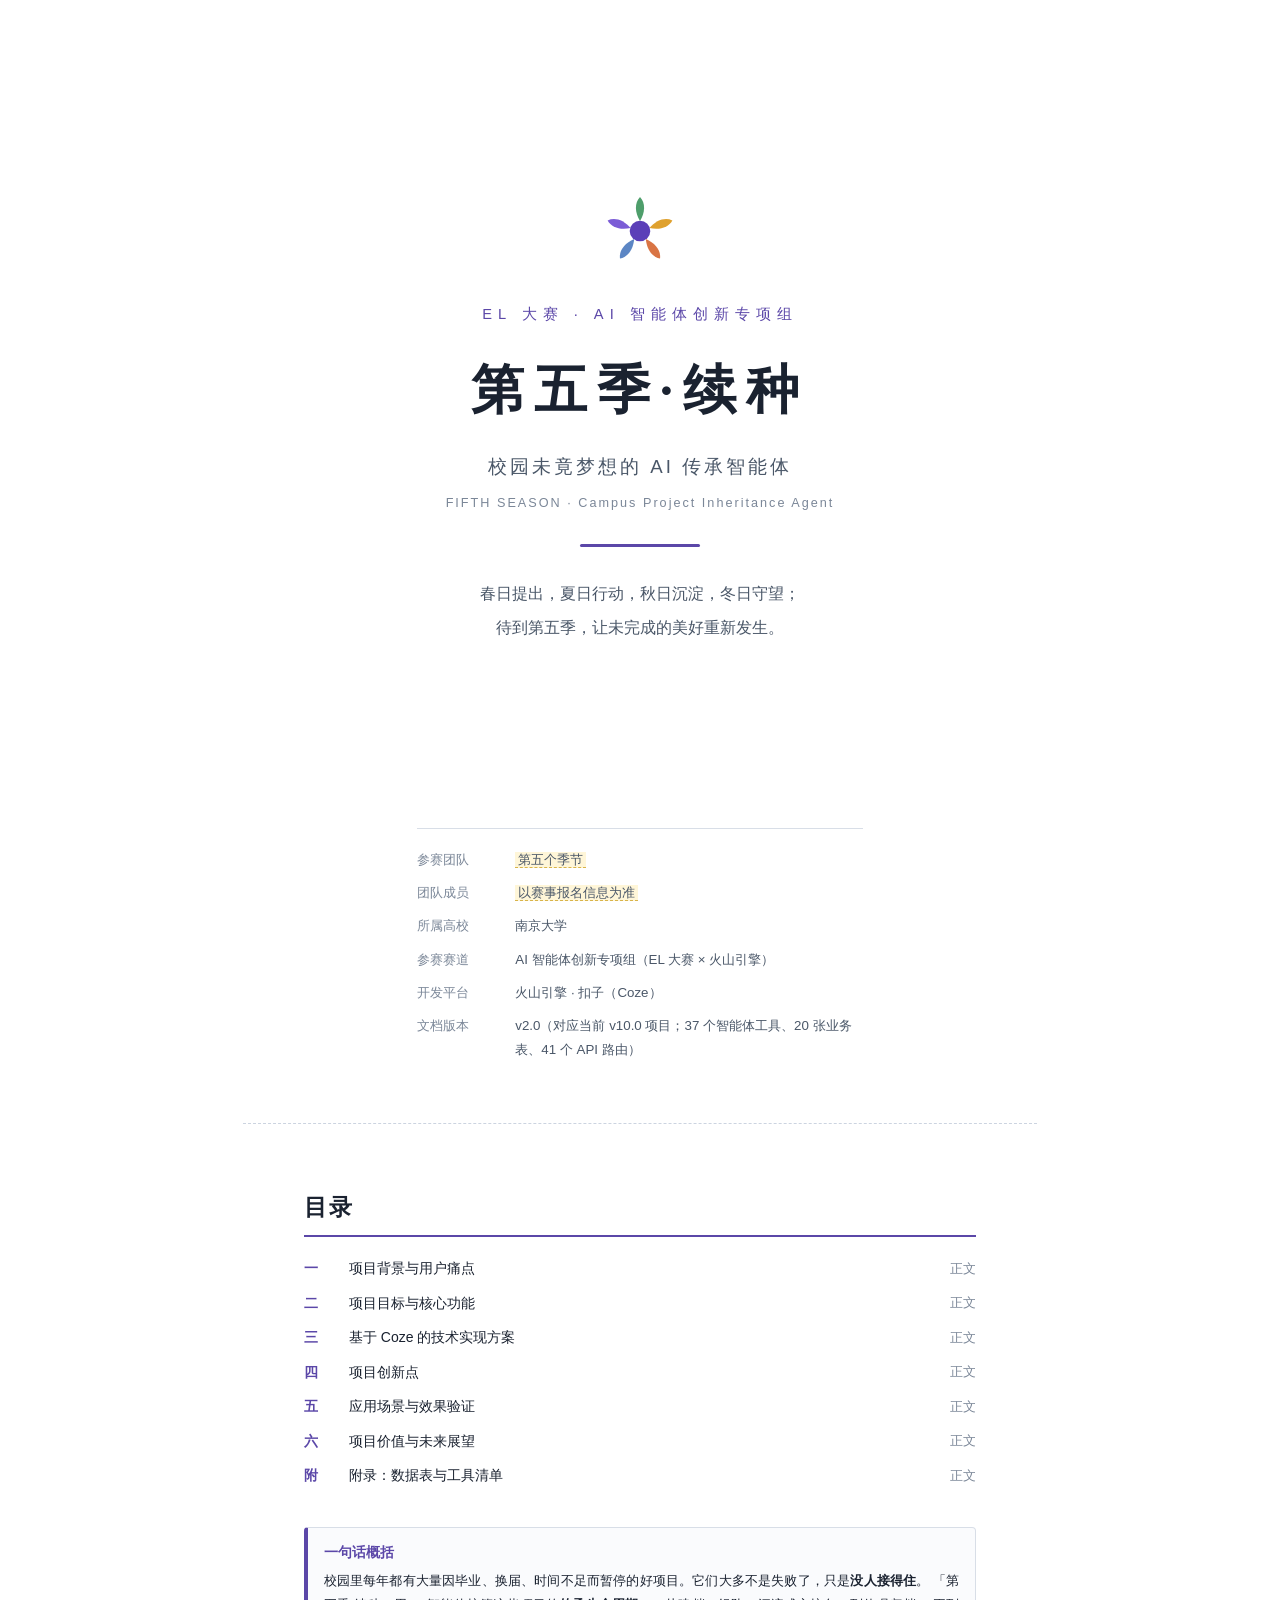
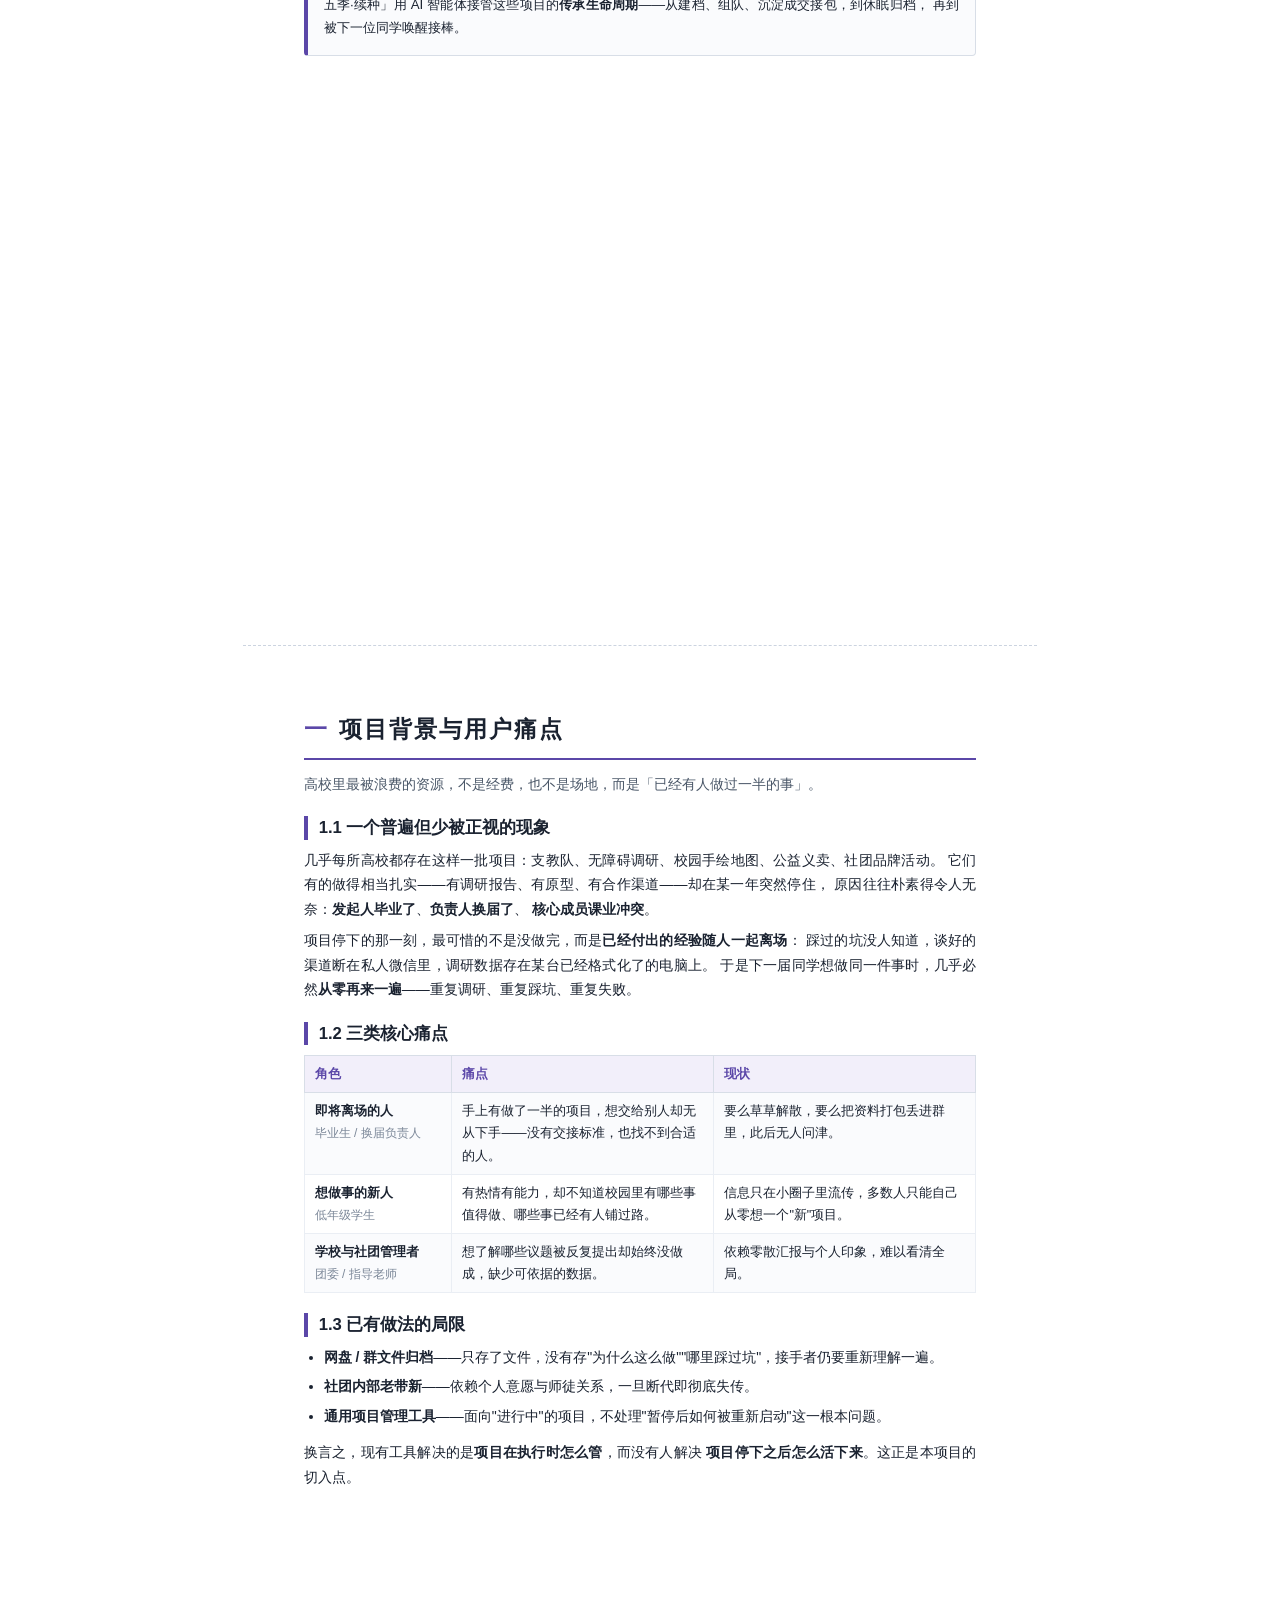
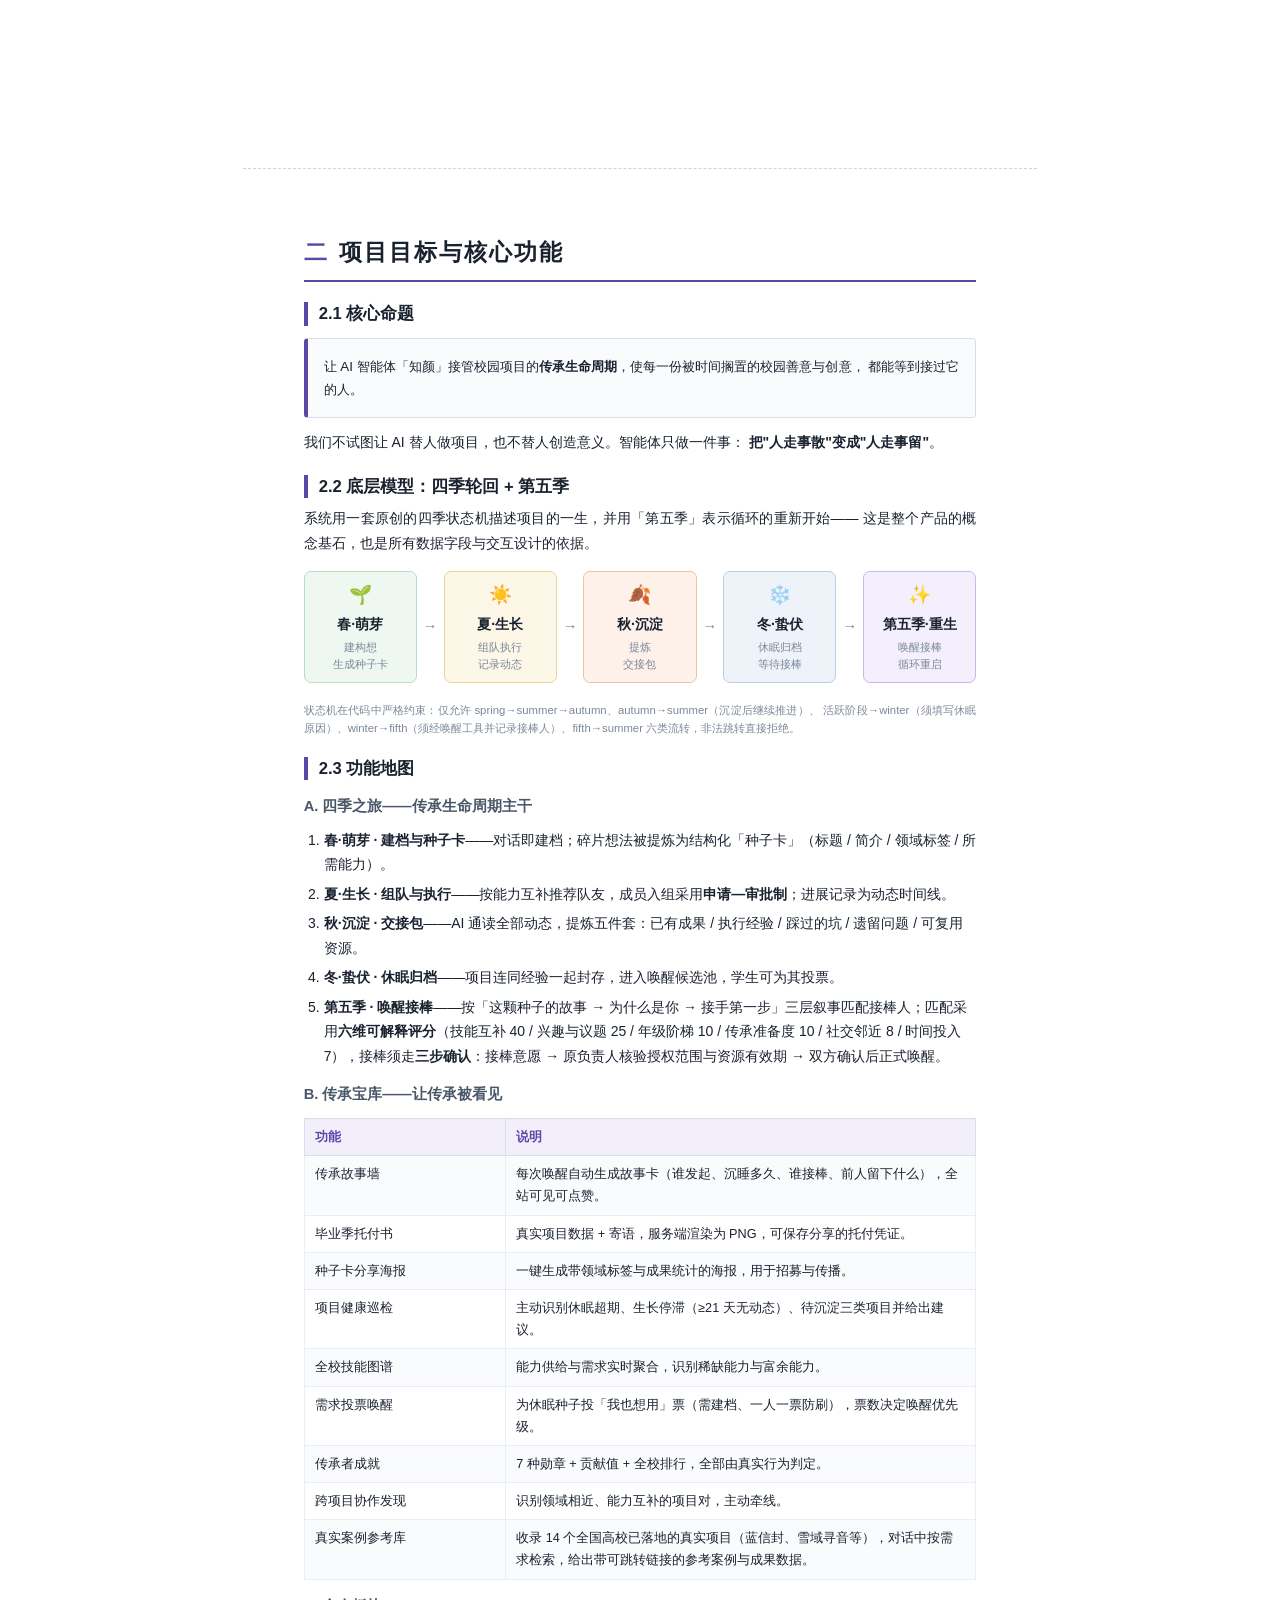
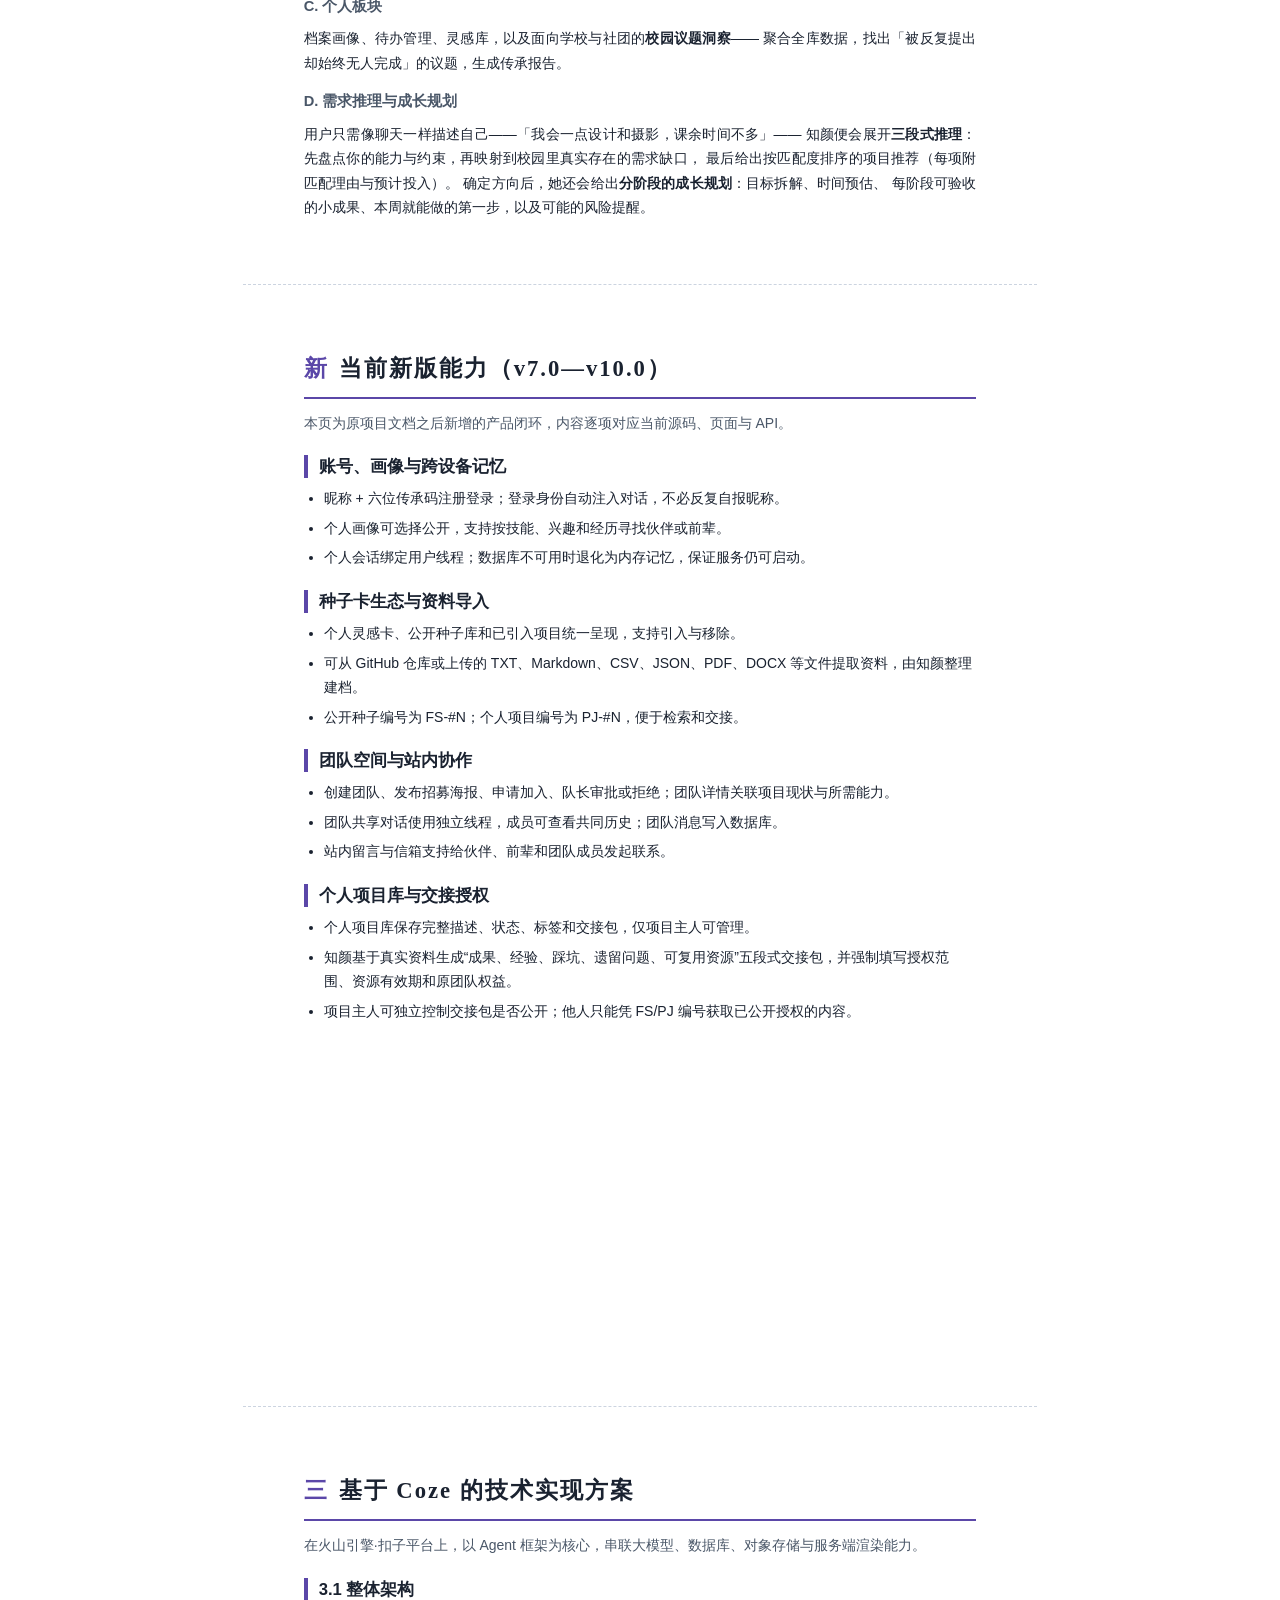
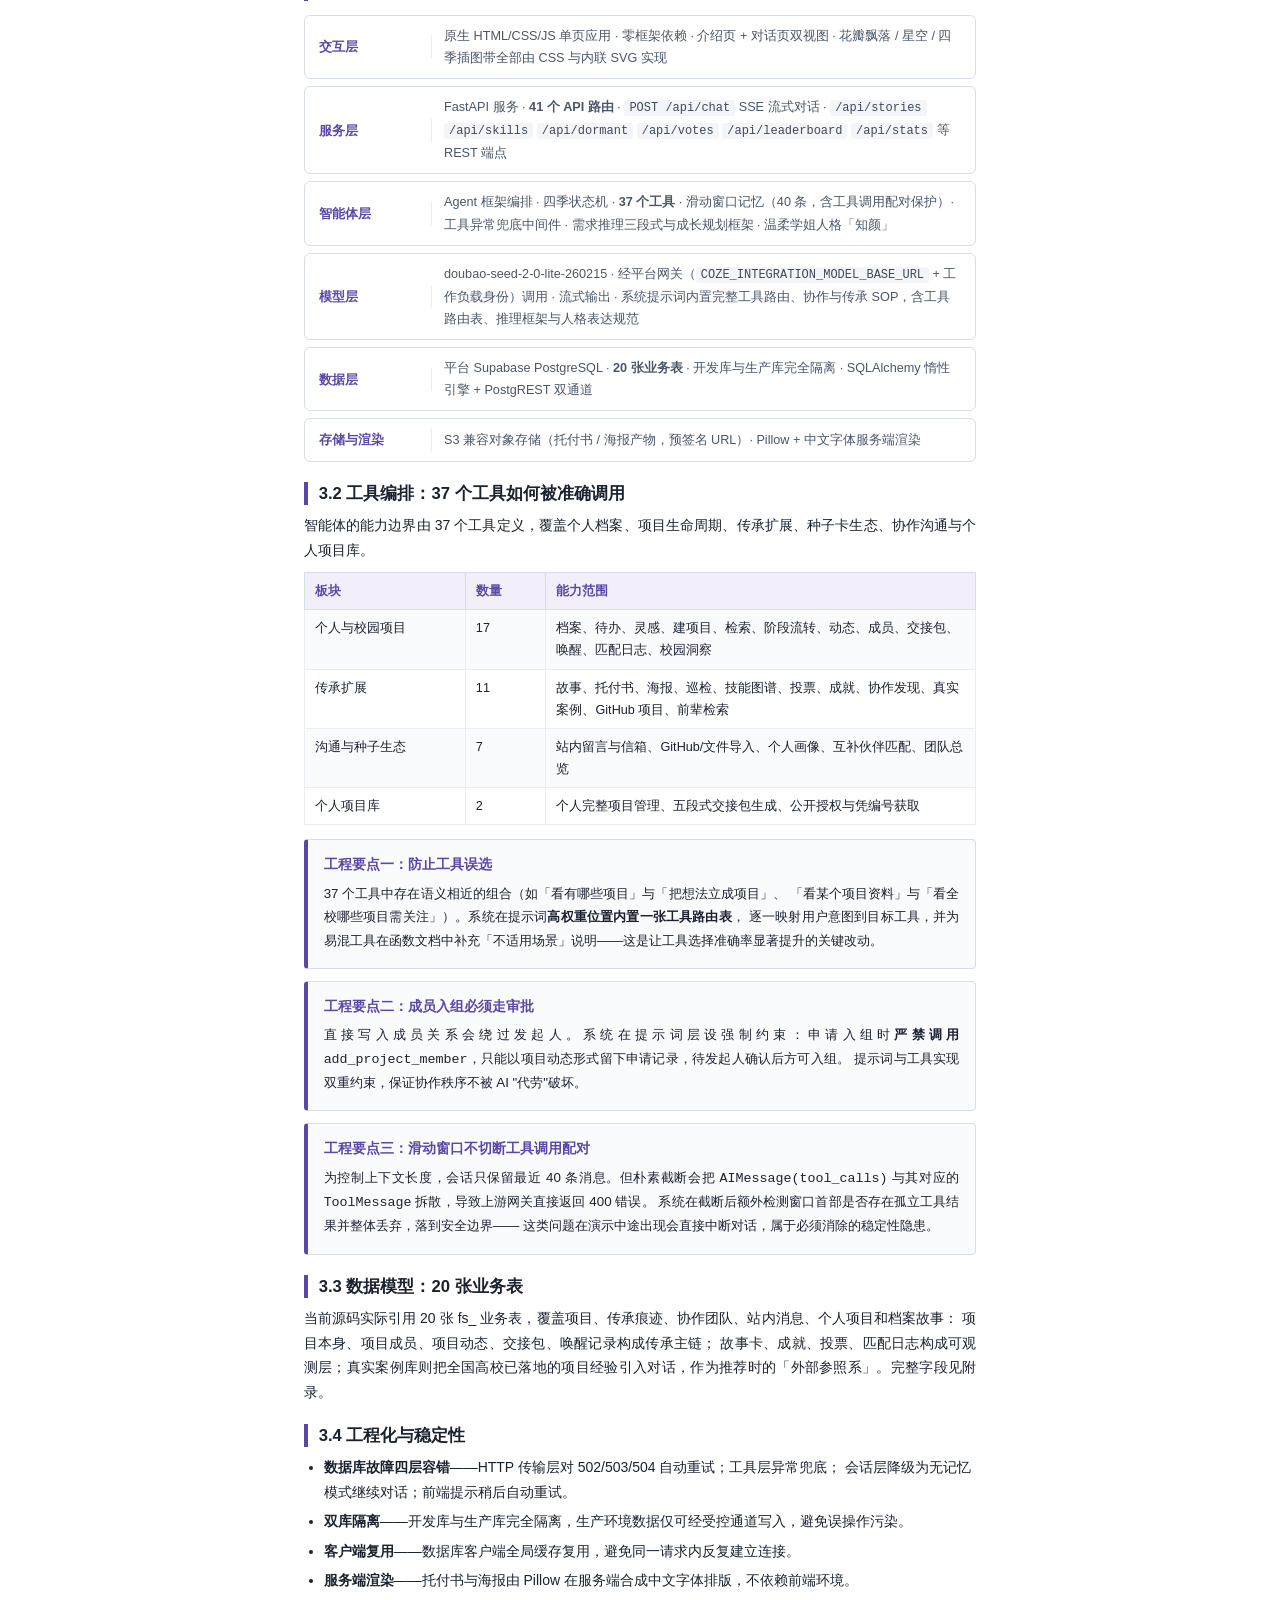
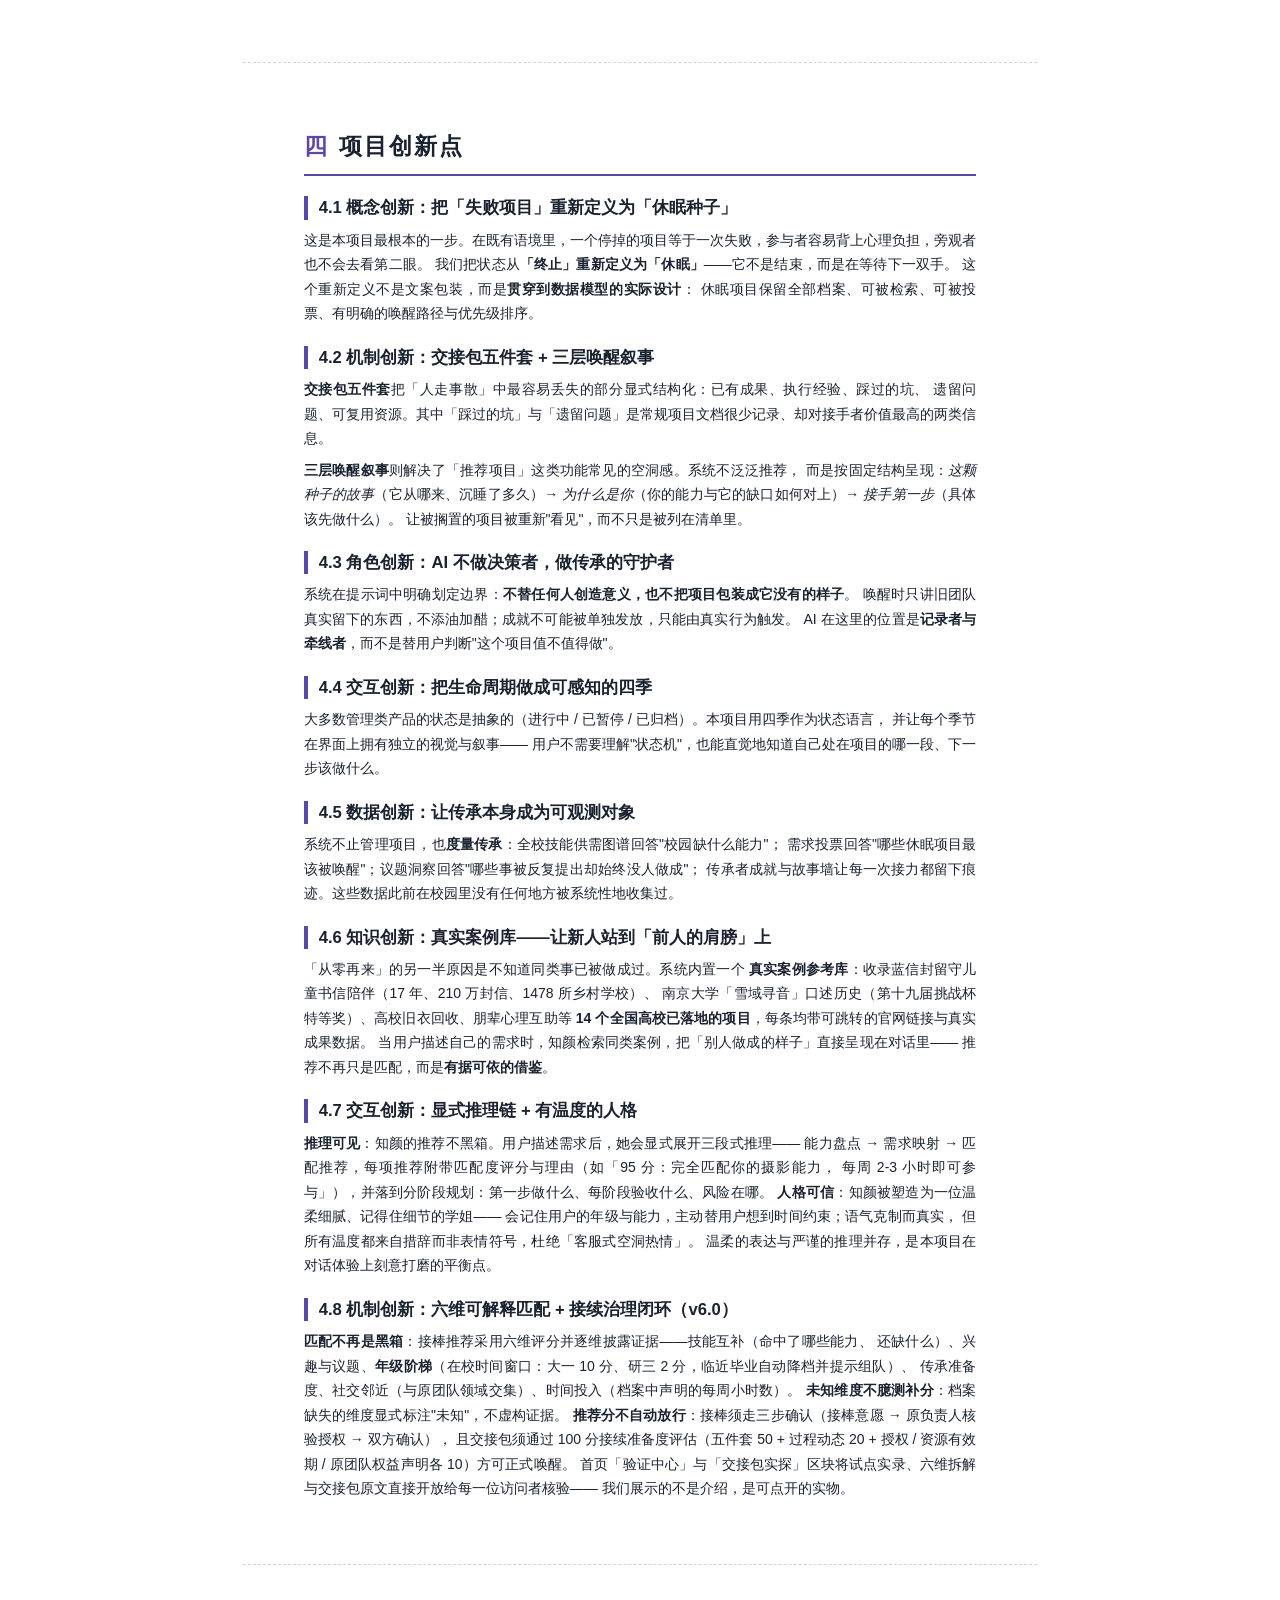
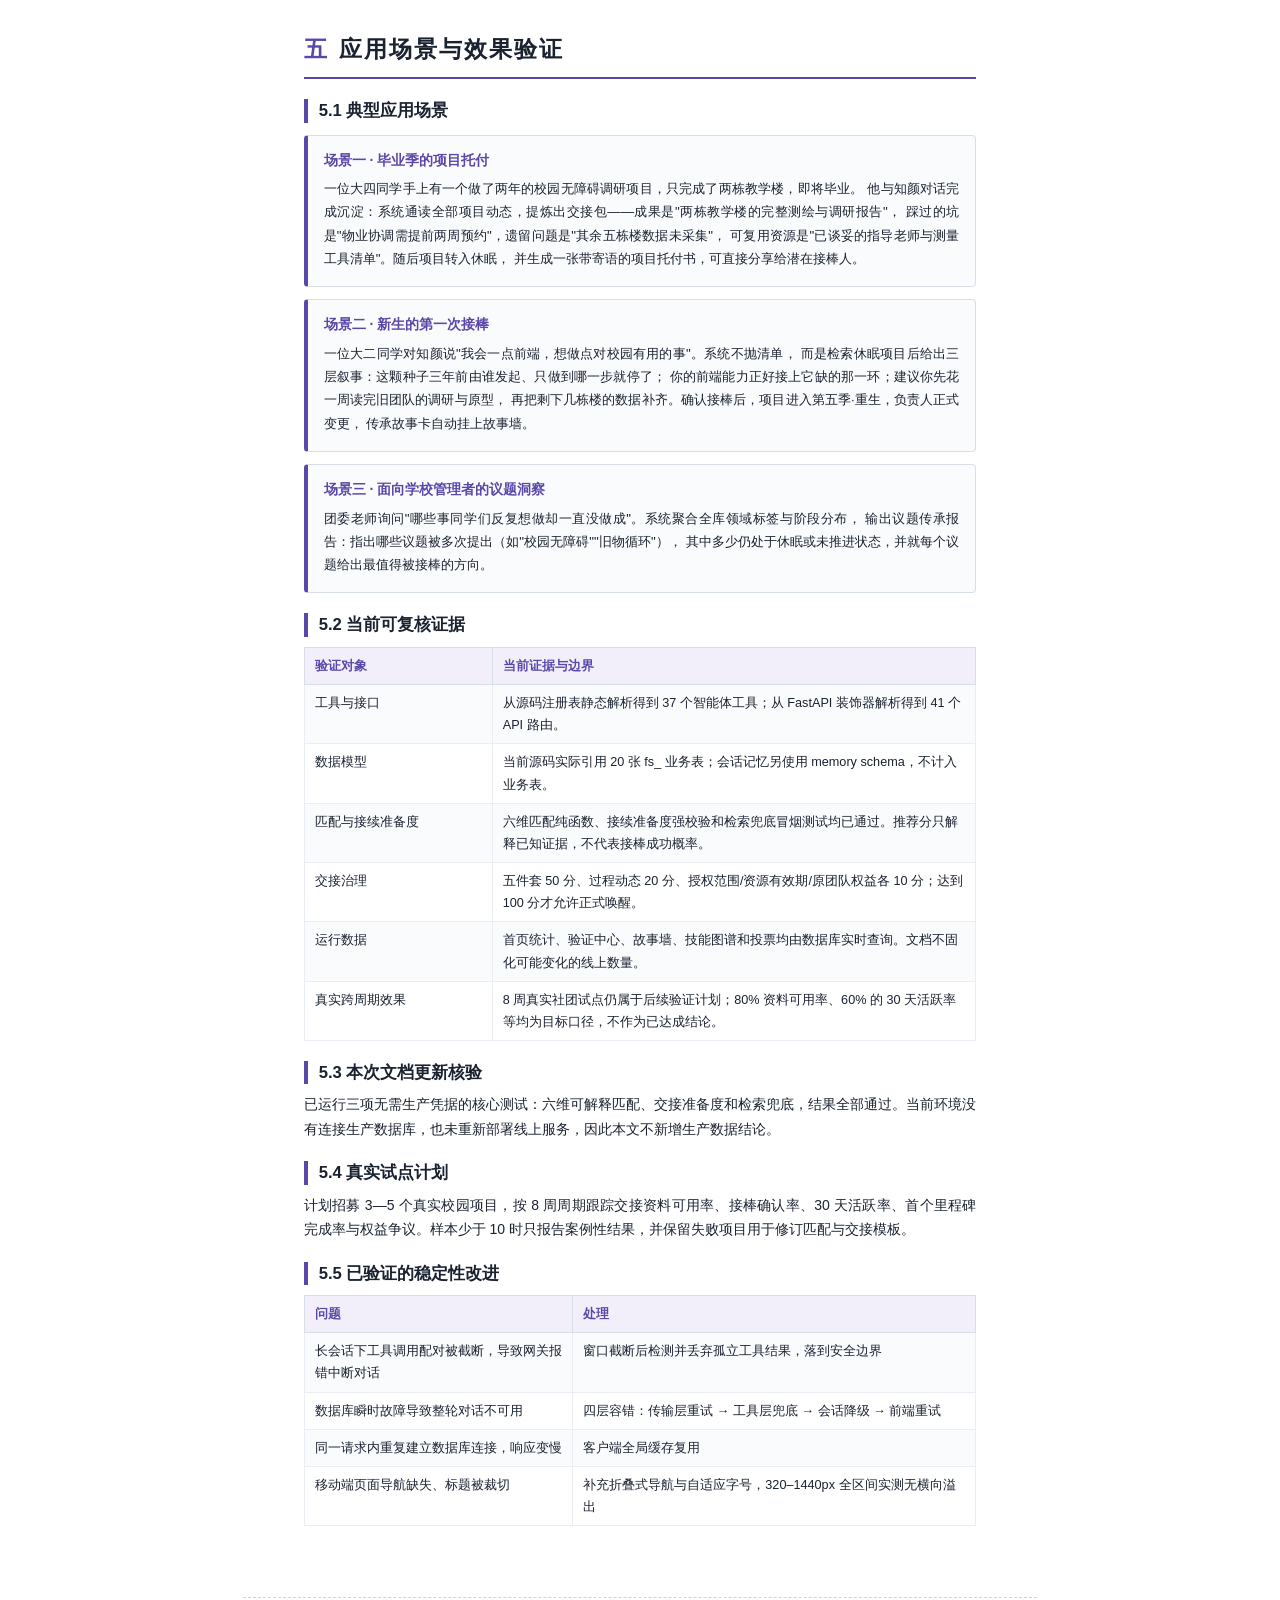
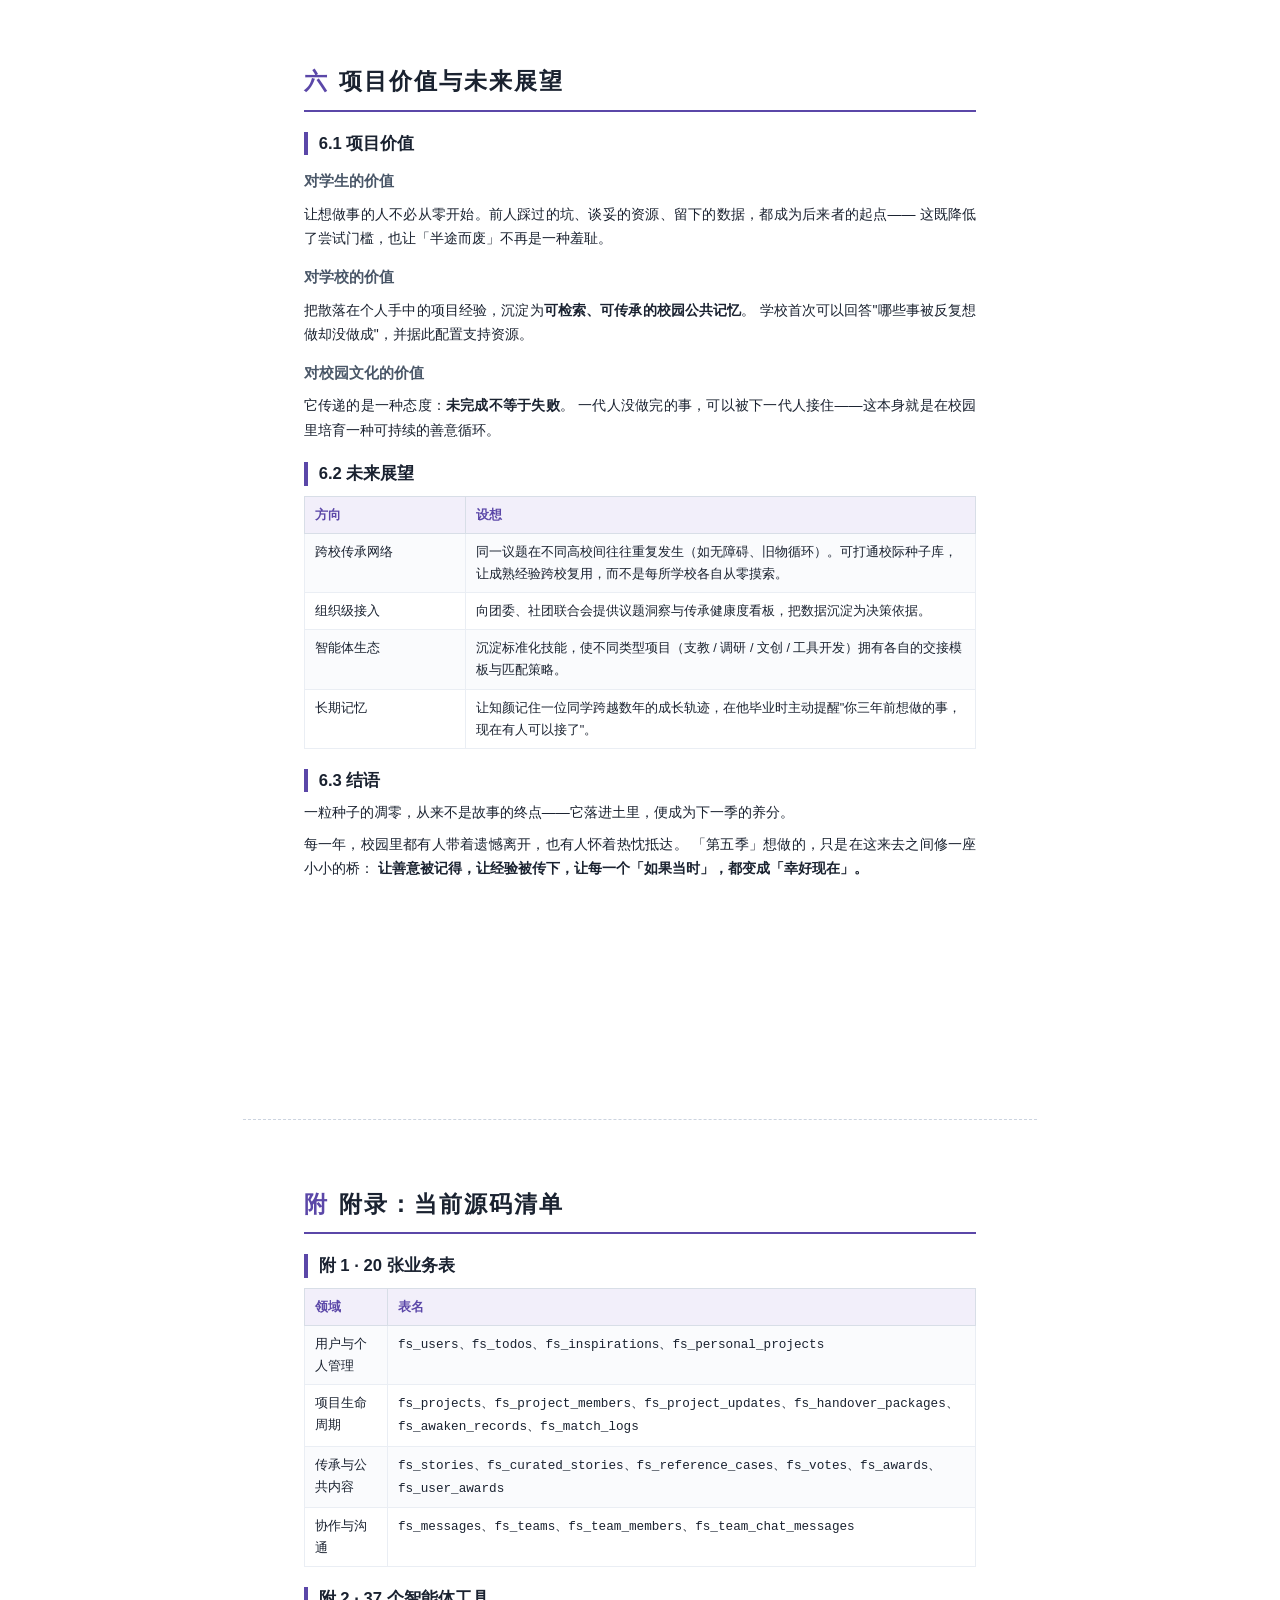
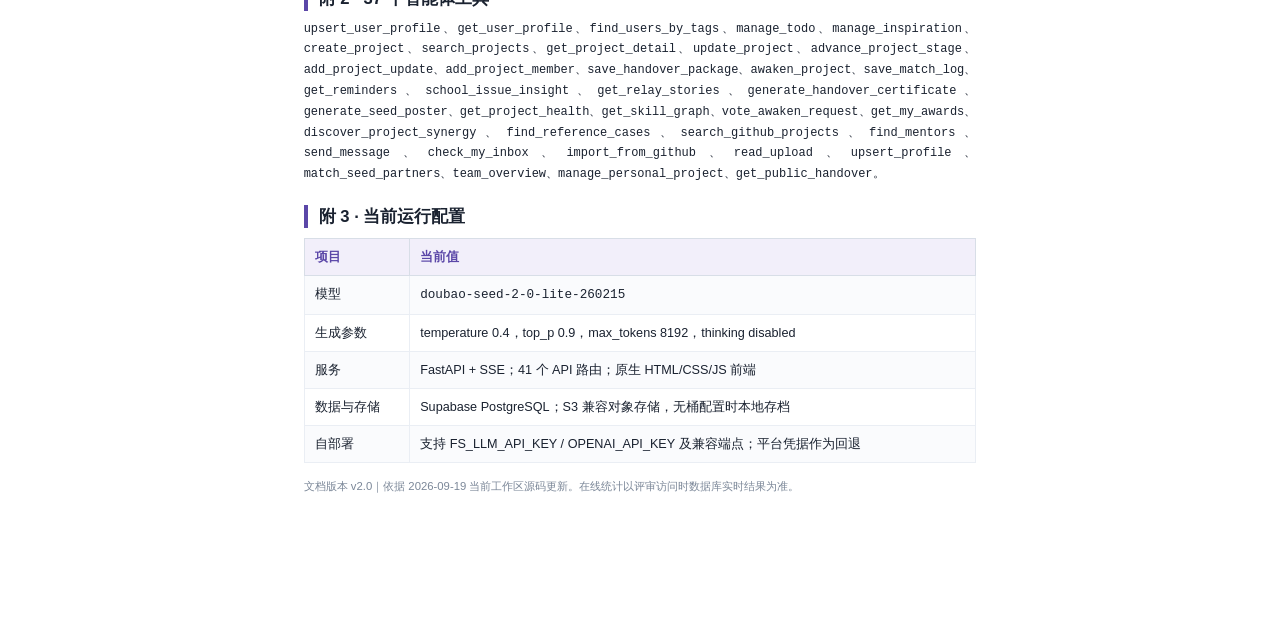
<file: docs/项目文档.html>
<!DOCTYPE html>
<html lang="zh-CN">
<head>
<meta charset="UTF-8" />
<title>第五季·续种 项目文档</title>
<style>
  /* 页边距只由 .page 的 padding 提供：此前 @page 与 .page 各扣一次 17mm，
     导致每节都比纸张高 34mm、必然溢出到下一张，白白多出好几页。 */
  @page { size: A4; margin: 0; }

  :root {
    --ink: #1a2230;
    --ink-2: #4a5768;
    --ink-3: #7b8798;
    --line: #d8dee7;
    --line-soft: #eaeef4;
    --brand: #5b47a8;
    --brand-soft: #f2effa;
    --spring: #2e8b5f;  --spring-bg: #eef8f1;
    --summer: #b8801f;  --summer-bg: #fdf7e8;
    --autumn: #c26434;  --autumn-bg: #fdf1e9;
    --winter: #3f6c9e;  --winter-bg: #eef3fa;
    --fifth:  #6a4fc0;  --fifth-bg:  #f3effc;
    --serif: "Noto Serif SC", "Source Han Serif SC", "Songti SC", SimSun, serif;
    --sans: "Microsoft YaHei", "PingFang SC", "Noto Sans SC", "Hiragino Sans GB", sans-serif;
  }

  * { box-sizing: border-box; }
  html { -webkit-print-color-adjust: exact; print-color-adjust: exact; }
  body {
    margin: 0; font-family: var(--sans); color: var(--ink);
    font-size: 10.5pt; line-height: 1.75; background: #fff;
  }
  .page {
    width: 210mm; min-height: 297mm; padding: 17mm 16mm 15mm;
    margin: 0 auto; background: #fff; position: relative;
    box-sizing: border-box;
    break-after: page; page-break-after: always;
  }
  .page:last-child { break-after: auto; page-break-after: auto; }
  .page + .page { border-top: 1px dashed #ccd4e0; }
  @media print { .page + .page { border-top: none; } }

  /* ---------- 封面 ---------- */
  /* 不再单独设 min-height：它与 .page 的 297mm 同属性冲突，且 .cover 定义在后会覆盖，
     导致封面只有 250mm 高。统一交给 .page 控制整页高度。 */
  .cover { display: flex; flex-direction: column; justify-content: space-between; }
  .cover-top { margin-top: 34mm; text-align: center; }
  .cover-mark { width: 76px; height: 76px; margin: 0 auto 26px; }
  .cover-kicker {
    font-size: 11pt; letter-spacing: 6px; color: var(--brand); margin-bottom: 16px;
  }
  .cover-title {
    font-family: var(--serif); font-size: 40pt; font-weight: 700; letter-spacing: 10px;
    margin: 0 0 14px; color: var(--ink);
  }
  .cover-sub { font-size: 14pt; color: var(--ink-2); letter-spacing: 3px; margin-bottom: 8px; }
  .cover-en { font-size: 9.5pt; color: var(--ink-3); letter-spacing: 2px; }
  .cover-rule { width: 120px; height: 3px; margin: 30px auto; background: var(--brand); border-radius: 2px; }
  .cover-slogan {
    font-family: var(--serif); font-size: 12pt; color: var(--ink-2); line-height: 2.1;
  }
  .cover-meta {
    margin: 0 auto; width: 118mm; border-top: 1px solid var(--line); padding-top: 14px;
    font-size: 10pt; color: var(--ink-2);
  }
  .cover-meta table { width: 100%; border-collapse: collapse; }
  .cover-meta td { padding: 5px 0; vertical-align: top; }
  .cover-meta td:first-child { width: 26mm; color: var(--ink-3); }

  /* ---------- 标题层级 ---------- */
  h1.sec {
    font-family: var(--serif); font-size: 17pt; letter-spacing: 2px;
    margin: 0 0 4px; padding-bottom: 8px; border-bottom: 2px solid var(--brand);
  }
  h1.sec .no { color: var(--brand); margin-right: 10px; }
  h2.sub {
    font-size: 12.5pt; margin: 20px 0 8px; padding-left: 11px;
    border-left: 4px solid var(--brand); line-height: 1.4;
  }
  h3.subsub { font-size: 11pt; margin: 14px 0 6px; color: var(--ink-2); }
  .sec-lead { color: var(--ink-2); margin: 12px 0 4px; font-size: 10.5pt; }
  p { margin: 7px 0; text-align: justify; }

  /* ---------- 组件 ---------- */
  table.tbl { width: 100%; border-collapse: collapse; margin: 10px 0 14px; font-size: 9.5pt; }
  table.tbl th {
    background: var(--brand-soft); color: var(--brand); font-weight: 700;
    text-align: left; padding: 7px 10px; border: 1px solid var(--line);
  }
  table.tbl td { padding: 7px 10px; border: 1px solid var(--line-soft); vertical-align: top; }
  table.tbl tr:nth-child(even) td { background: #fafbfd; }

  .box {
    border: 1px solid var(--line); border-left: 4px solid var(--brand);
    background: #fafbfd; border-radius: 4px; padding: 12px 16px; margin: 12px 0;
  }
  .box .box-t { font-weight: 700; color: var(--brand); margin-bottom: 5px; font-size: 10.5pt; }
  .box p { margin: 4px 0; font-size: 10pt; }

  ul.pts, ol.pts { margin: 8px 0 12px; padding-left: 20px; }
  ul.pts li, ol.pts li { margin: 5px 0; }
  .k { font-weight: 700; }

  /* 四季流程 */
  .flow { display: flex; align-items: stretch; gap: 6px; margin: 16px 0 18px; }
  .flow .node {
    flex: 1; border-radius: 7px; padding: 9px 8px; text-align: center;
    border: 1px solid var(--line); background: #fff;
  }
  .flow .node b { display: block; font-size: 10.5pt; margin-bottom: 2px; }
  .flow .node span { font-size: 8.5pt; color: var(--ink-3); line-height: 1.5; display: block; }
  .flow .node .ic { font-size: 14pt; display: block; margin-bottom: 3px; }
  .flow .arw { display: flex; align-items: center; color: var(--ink-3); font-size: 11pt; }
  .n-spring { border-color: #b6ddc6 !important; background: var(--spring-bg) !important; }
  .n-summer { border-color: #ecd39a !important; background: var(--summer-bg) !important; }
  .n-autumn { border-color: #eec3a8 !important; background: var(--autumn-bg) !important; }
  .n-winter { border-color: #b8cfe8 !important; background: var(--winter-bg) !important; }
  .n-fifth  { border-color: #c9b8ee !important; background: var(--fifth-bg) !important; }

  /* 架构分层图 */
  .arch { margin: 14px 0; }
  .arch .layer {
    display: flex; align-items: center; gap: 12px;
    border: 1px solid var(--line); border-radius: 6px;
    padding: 9px 14px; margin-bottom: 7px; background: #fff;
  }
  .arch .layer .lb {
    flex: 0 0 30mm; font-weight: 700; font-size: 10pt; color: var(--brand);
    border-right: 1px solid var(--line-soft); padding-right: 10px;
  }
  .arch .layer .ct { flex: 1; font-size: 9.5pt; color: var(--ink-2); }
  .arch .layer .ct code {
    background: #f3f5f9; padding: 1px 5px; border-radius: 3px;
    font-family: Consolas, monospace; font-size: 9pt; color: #3d4a5c;
  }

  .kv { display: flex; flex-wrap: wrap; gap: 10px; margin: 12px 0 16px; }
  .kv .card {
    flex: 1 1 40mm; border: 1px solid var(--line); border-radius: 7px;
    padding: 11px 13px; background: #fff;
  }
  .kv .card b { display: block; font-size: 19pt; color: var(--brand); font-family: var(--serif); line-height: 1.1; }
  .kv .card span { font-size: 9pt; color: var(--ink-3); }

  .avoid { break-inside: avoid; page-break-inside: avoid; }
  .pagebreak { break-before: page; page-break-before: always; }

  .footnote { font-size: 8.5pt; color: var(--ink-3); margin-top: 6px; line-height: 1.6; }
  .ph { background: #fff6d8; border-bottom: 1px dashed #d9b44a; padding: 0 3px; }
  .toc td { padding: 5px 0; font-size: 10.5pt; }
  .toc td:first-child { width: 12mm; color: var(--brand); font-weight: 700; }
  .toc td:last-child { text-align: right; color: var(--ink-3); font-size: 9.5pt; }
</style>
</head>
<body>

<!-- ================= 封面 ================= -->
<section class="page cover">
  <div class="cover-top">
    <svg class="cover-mark" viewBox="0 0 96 96" aria-hidden="true">
      <g transform="translate(48,48)">
        <path d="M0 -12.5 C6.6 -23.5 7.2 -35.5 0 -43 C-7.2 -35.5 -6.6 -23.5 0 -12.5 Z" fill="#4e9e6b"/>
        <path d="M0 -12.5 C6.6 -23.5 7.2 -35.5 0 -43 C-7.2 -35.5 -6.6 -23.5 0 -12.5 Z" transform="rotate(72)" fill="#dfa12e"/>
        <path d="M0 -12.5 C6.6 -23.5 7.2 -35.5 0 -43 C-7.2 -35.5 -6.6 -23.5 0 -12.5 Z" transform="rotate(144)" fill="#d97444"/>
        <path d="M0 -12.5 C6.6 -23.5 7.2 -35.5 0 -43 C-7.2 -35.5 -6.6 -23.5 0 -12.5 Z" transform="rotate(216)" fill="#5c86c4"/>
        <path d="M0 -12.5 C6.6 -23.5 7.2 -35.5 0 -43 C-7.2 -35.5 -6.6 -23.5 0 -12.5 Z" transform="rotate(288)" fill="#7b5cd6"/>
      </g>
      <circle cx="48" cy="48" r="13" fill="#5b3fb8"/>
    </svg>
    <div class="cover-kicker">EL 大赛 · AI 智能体创新专项组</div>
    <h1 class="cover-title">第五季·续种</h1>
    <div class="cover-sub">校园未竟梦想的 AI 传承智能体</div>
    <div class="cover-en">FIFTH SEASON · Campus Project Inheritance Agent</div>
    <div class="cover-rule"></div>
    <div class="cover-slogan">
      春日提出，夏日行动，秋日沉淀，冬日守望；<br />
      待到第五季，让未完成的美好重新发生。
    </div>
  </div>

  <div class="cover-meta">
    <table>
      <tr><td>参赛团队</td><td><span class="ph">第五个季节</span></td></tr>
      <tr><td>团队成员</td><td><span class="ph">以赛事报名信息为准</span></td></tr>
      <tr><td>所属高校</td><td>南京大学</td></tr>
      <tr><td>参赛赛道</td><td>AI 智能体创新专项组（EL 大赛 × 火山引擎）</td></tr>
      <tr><td>开发平台</td><td>火山引擎 · 扣子（Coze）</td></tr>
      <tr><td>文档版本</td><td>v2.0（对应当前 v10.0 项目；37 个智能体工具、20 张业务表、41 个 API 路由）</td></tr>
    </table>
  </div>
</section>

<!-- ================= 目录 ================= -->
<section class="page">
  <h1 class="sec">目录</h1>
  <table class="toc" style="width:100%; border-collapse:collapse; margin-top:14px;">
    <tr><td>一</td><td>项目背景与用户痛点</td><td>正文</td></tr>
    <tr><td>二</td><td>项目目标与核心功能</td><td>正文</td></tr>
    <tr><td>三</td><td>基于 Coze 的技术实现方案</td><td>正文</td></tr>
    <tr><td>四</td><td>项目创新点</td><td>正文</td></tr>
    <tr><td>五</td><td>应用场景与效果验证</td><td>正文</td></tr>
    <tr><td>六</td><td>项目价值与未来展望</td><td>正文</td></tr>
    <tr><td>附</td><td>附录：数据表与工具清单</td><td>正文</td></tr>
  </table>

  <div class="box" style="margin-top:34px;">
    <div class="box-t">一句话概括</div>
    <p>校园里每年都有大量因毕业、换届、时间不足而暂停的好项目。它们大多不是失败了，只是<strong>没人接得住</strong>。
    「第五季·续种」用 AI 智能体接管这些项目的<strong>传承生命周期</strong>——从建档、组队、沉淀成交接包，到休眠归档，
    再到被下一位同学唤醒接棒。</p>
  </div>
</section>

<!-- ================= 一、背景与痛点 ================= -->
<section class="page pagebreak">
  <h1 class="sec"><span class="no">一</span>项目背景与用户痛点</h1>
  <p class="sec-lead">高校里最被浪费的资源，不是经费，也不是场地，而是「已经有人做过一半的事」。</p>

  <h2 class="sub">1.1 一个普遍但少被正视的现象</h2>
  <p>几乎每所高校都存在这样一批项目：支教队、无障碍调研、校园手绘地图、公益义卖、社团品牌活动。
  它们有的做得相当扎实——有调研报告、有原型、有合作渠道——却在某一年突然停住，
  原因往往朴素得令人无奈：<span class="k">发起人毕业了</span>、<span class="k">负责人换届了</span>、
  <span class="k">核心成员课业冲突</span>。</p>
  <p>项目停下的那一刻，最可惜的不是没做完，而是<strong>已经付出的经验随人一起离场</strong>：
  踩过的坑没人知道，谈好的渠道断在私人微信里，调研数据存在某台已经格式化了的电脑上。
  于是下一届同学想做同一件事时，几乎必然<strong>从零再来一遍</strong>——重复调研、重复踩坑、重复失败。</p>

  <h2 class="sub">1.2 三类核心痛点</h2>
  <table class="tbl">
    <tr>
      <th style="width:22%">角色</th>
      <th style="width:39%">痛点</th>
      <th>现状</th>
    </tr>
    <tr>
      <td><strong>即将离场的人</strong><br /><span style="color:#7b8798;font-size:9pt;">毕业生 / 换届负责人</span></td>
      <td>手上有做了一半的项目，想交给别人却无从下手——没有交接标准，也找不到合适的人。</td>
      <td>要么草草解散，要么把资料打包丢进群里，此后无人问津。</td>
    </tr>
    <tr>
      <td><strong>想做事的新人</strong><br /><span style="color:#7b8798;font-size:9pt;">低年级学生</span></td>
      <td>有热情有能力，却不知道校园里有哪些事值得做、哪些事已经有人铺过路。</td>
      <td>信息只在小圈子里流传，多数人只能自己从零想一个"新"项目。</td>
    </tr>
    <tr>
      <td><strong>学校与社团管理者</strong><br /><span style="color:#7b8798;font-size:9pt;">团委 / 指导老师</span></td>
      <td>想了解哪些议题被反复提出却始终没做成，缺少可依据的数据。</td>
      <td>依赖零散汇报与个人印象，难以看清全局。</td>
    </tr>
  </table>

  <h2 class="sub">1.3 已有做法的局限</h2>
  <ul class="pts">
    <li><span class="k">网盘 / 群文件归档</span>——只存了文件，没有存"为什么这么做""哪里踩过坑"，接手者仍要重新理解一遍。</li>
    <li><span class="k">社团内部老带新</span>——依赖个人意愿与师徒关系，一旦断代即彻底失传。</li>
    <li><span class="k">通用项目管理工具</span>——面向"进行中"的项目，不处理"暂停后如何被重新启动"这一根本问题。</li>
  </ul>
  <p>换言之，现有工具解决的是<strong>项目在执行时怎么管</strong>，而没有人解决
  <strong>项目停下之后怎么活下来</strong>。这正是本项目的切入点。</p>
</section>

<!-- ================= 二、目标与功能 ================= -->
<section class="page pagebreak">
  <h1 class="sec"><span class="no">二</span>项目目标与核心功能</h1>

  <h2 class="sub">2.1 核心命题</h2>
  <div class="box">
    <p>让 AI 智能体「知颜」接管校园项目的<strong>传承生命周期</strong>，使每一份被时间搁置的校园善意与创意，
    都能等到接过它的人。</p>
  </div>
  <p>我们不试图让 AI 替人做项目，也不替人创造意义。智能体只做一件事：
  <strong>把"人走事散"变成"人走事留"</strong>。</p>

  <h2 class="sub">2.2 底层模型：四季轮回 + 第五季</h2>
  <p>系统用一套原创的四季状态机描述项目的一生，并用「第五季」表示循环的重新开始——
  这是整个产品的概念基石，也是所有数据字段与交互设计的依据。</p>

  <div class="flow avoid">
    <div class="node n-spring"><span class="ic">🌱</span><b>春·萌芽</b><span>建构想<br />生成种子卡</span></div>
    <div class="arw">→</div>
    <div class="node n-summer"><span class="ic">☀️</span><b>夏·生长</b><span>组队执行<br />记录动态</span></div>
    <div class="arw">→</div>
    <div class="node n-autumn"><span class="ic">🍂</span><b>秋·沉淀</b><span>提炼<br />交接包</span></div>
    <div class="arw">→</div>
    <div class="node n-winter"><span class="ic">❄️</span><b>冬·蛰伏</b><span>休眠归档<br />等待接棒</span></div>
    <div class="arw">→</div>
    <div class="node n-fifth"><span class="ic">✨</span><b>第五季·重生</b><span>唤醒接棒<br />循环重启</span></div>
  </div>
  <p class="footnote">状态机在代码中严格约束：仅允许 spring→summer→autumn、autumn→summer（沉淀后继续推进）、
  活跃阶段→winter（须填写休眠原因）、winter→fifth（须经唤醒工具并记录接棒人）、fifth→summer 六类流转，非法跳转直接拒绝。</p>

  <h2 class="sub">2.3 功能地图</h2>

  <h3 class="subsub">A. 四季之旅——传承生命周期主干</h3>
  <ol class="pts">
    <li><span class="k">春·萌芽 · 建档与种子卡</span>——对话即建档；碎片想法被提炼为结构化「种子卡」（标题 / 简介 / 领域标签 / 所需能力）。</li>
    <li><span class="k">夏·生长 · 组队与执行</span>——按能力互补推荐队友，成员入组采用<strong>申请—审批制</strong>；进展记录为动态时间线。</li>
    <li><span class="k">秋·沉淀 · 交接包</span>——AI 通读全部动态，提炼五件套：已有成果 / 执行经验 / 踩过的坑 / 遗留问题 / 可复用资源。</li>
    <li><span class="k">冬·蛰伏 · 休眠归档</span>——项目连同经验一起封存，进入唤醒候选池，学生可为其投票。</li>
    <li><span class="k">第五季 · 唤醒接棒</span>——按「这颗种子的故事 → 为什么是你 → 接手第一步」三层叙事匹配接棒人；匹配采用<strong>六维可解释评分</strong>（技能互补 40 / 兴趣与议题 25 / 年级阶梯 10 / 传承准备度 10 / 社交邻近 8 / 时间投入 7），接棒须走<strong>三步确认</strong>：接棒意愿 → 原负责人核验授权范围与资源有效期 → 双方确认后正式唤醒。</li>
  </ol>

  <h3 class="subsub">B. 传承宝库——让传承被看见</h3>
  <table class="tbl">
    <tr><th style="width:30%">功能</th><th>说明</th></tr>
    <tr><td>传承故事墙</td><td>每次唤醒自动生成故事卡（谁发起、沉睡多久、谁接棒、前人留下什么），全站可见可点赞。</td></tr>
    <tr><td>毕业季托付书</td><td>真实项目数据 + 寄语，服务端渲染为 PNG，可保存分享的托付凭证。</td></tr>
    <tr><td>种子卡分享海报</td><td>一键生成带领域标签与成果统计的海报，用于招募与传播。</td></tr>
    <tr><td>项目健康巡检</td><td>主动识别休眠超期、生长停滞（≥21 天无动态）、待沉淀三类项目并给出建议。</td></tr>
    <tr><td>全校技能图谱</td><td>能力供给与需求实时聚合，识别稀缺能力与富余能力。</td></tr>
    <tr><td>需求投票唤醒</td><td>为休眠种子投「我也想用」票（需建档、一人一票防刷），票数决定唤醒优先级。</td></tr>
    <tr><td>传承者成就</td><td>7 种勋章 + 贡献值 + 全校排行，全部由真实行为判定。</td></tr>
    <tr><td>跨项目协作发现</td><td>识别领域相近、能力互补的项目对，主动牵线。</td></tr>
    <tr><td>真实案例参考库</td><td>收录 14 个全国高校已落地的真实项目（蓝信封、雪域寻音等），对话中按需求检索，给出带可跳转链接的参考案例与成果数据。</td></tr>
  </table>

  <h3 class="subsub">C. 个人板块</h3>
  <p>档案画像、待办管理、灵感库，以及面向学校与社团的<strong>校园议题洞察</strong>——
  聚合全库数据，找出「被反复提出却始终无人完成」的议题，生成传承报告。</p>

  <h3 class="subsub">D. 需求推理与成长规划</h3>
  <p>用户只需像聊天一样描述自己——「我会一点设计和摄影，课余时间不多」——
  知颜便会展开<strong>三段式推理</strong>：先盘点你的能力与约束，再映射到校园里真实存在的需求缺口，
  最后给出按匹配度排序的项目推荐（每项附匹配理由与预计投入）。
  确定方向后，她还会给出<strong>分阶段的成长规划</strong>：目标拆解、时间预估、
  每阶段可验收的小成果、本周就能做的第一步，以及可能的风险提醒。</p>
</section>

<section class="page pagebreak">
  <h1 class="sec"><span class="no">新</span>当前新版能力（v7.0—v10.0）</h1>
  <p class="sec-lead">本页为原项目文档之后新增的产品闭环，内容逐项对应当前源码、页面与 API。</p>
  <h2 class="sub">账号、画像与跨设备记忆</h2>
  <ul class="pts"><li>昵称 + 六位传承码注册登录；登录身份自动注入对话，不必反复自报昵称。</li><li>个人画像可选择公开，支持按技能、兴趣和经历寻找伙伴或前辈。</li><li>个人会话绑定用户线程；数据库不可用时退化为内存记忆，保证服务仍可启动。</li></ul>
  <h2 class="sub">种子卡生态与资料导入</h2>
  <ul class="pts"><li>个人灵感卡、公开种子库和已引入项目统一呈现，支持引入与移除。</li><li>可从 GitHub 仓库或上传的 TXT、Markdown、CSV、JSON、PDF、DOCX 等文件提取资料，由知颜整理建档。</li><li>公开种子编号为 FS-#N；个人项目编号为 PJ-#N，便于检索和交接。</li></ul>
  <h2 class="sub">团队空间与站内协作</h2>
  <ul class="pts"><li>创建团队、发布招募海报、申请加入、队长审批或拒绝；团队详情关联项目现状与所需能力。</li><li>团队共享对话使用独立线程，成员可查看共同历史；团队消息写入数据库。</li><li>站内留言与信箱支持给伙伴、前辈和团队成员发起联系。</li></ul>
  <h2 class="sub">个人项目库与交接授权</h2>
  <ul class="pts"><li>个人项目库保存完整描述、状态、标签和交接包，仅项目主人可管理。</li><li>知颜基于真实资料生成“成果、经验、踩坑、遗留问题、可复用资源”五段式交接包，并强制填写授权范围、资源有效期和原团队权益。</li><li>项目主人可独立控制交接包是否公开；他人只能凭 FS/PJ 编号获取已公开授权的内容。</li></ul>
</section>

<!-- ================= 三、技术实现 ================= -->
<section class="page pagebreak">
  <h1 class="sec"><span class="no">三</span>基于 Coze 的技术实现方案</h1>
  <p class="sec-lead">在火山引擎·扣子平台上，以 Agent 框架为核心，串联大模型、数据库、对象存储与服务端渲染能力。</p>

  <h2 class="sub">3.1 整体架构</h2>
  <div class="arch">
    <div class="layer">
      <div class="lb">交互层</div>
      <div class="ct">原生 HTML/CSS/JS 单页应用 · 零框架依赖 · 介绍页 + 对话页双视图 ·
        花瓣飘落 / 星空 / 四季插图带全部由 CSS 与内联 SVG 实现</div>
    </div>
    <div class="layer">
      <div class="lb">服务层</div>
      <div class="ct">FastAPI 服务 · <strong>41 个 API 路由</strong> · <code>POST /api/chat</code> SSE 流式对话 ·
        <code>/api/stories</code> <code>/api/skills</code> <code>/api/dormant</code>
        <code>/api/votes</code> <code>/api/leaderboard</code> <code>/api/stats</code> 等 REST 端点</div>
    </div>
    <div class="layer">
      <div class="lb">智能体层</div>
      <div class="ct">Agent 框架编排 · 四季状态机 · <strong>37 个工具</strong> ·
        滑动窗口记忆（40 条，含工具调用配对保护）· 工具异常兜底中间件 ·
        需求推理三段式与成长规划框架 · 温柔学姐人格「知颜」</div>
    </div>
    <div class="layer">
      <div class="lb">模型层</div>
      <div class="ct">doubao-seed-2-0-lite-260215 · 经平台网关（<code>COZE_INTEGRATION_MODEL_BASE_URL</code> +
        工作负载身份）调用 · 流式输出 · 系统提示词内置完整工具路由、协作与传承 SOP，含工具路由表、推理框架与人格表达规范</div>
    </div>
    <div class="layer">
      <div class="lb">数据层</div>
      <div class="ct">平台 Supabase PostgreSQL · <strong>20 张业务表</strong> · 开发库与生产库完全隔离 ·
        SQLAlchemy 惰性引擎 + PostgREST 双通道</div>
    </div>
    <div class="layer">
      <div class="lb">存储与渲染</div>
      <div class="ct">S3 兼容对象存储（托付书 / 海报产物，预签名 URL）·
        Pillow + 中文字体服务端渲染</div>
    </div>
  </div>

  <h2 class="sub">3.2 工具编排：37 个工具如何被准确调用</h2>
  <p>智能体的能力边界由 37 个工具定义，覆盖个人档案、项目生命周期、传承扩展、种子卡生态、协作沟通与个人项目库。</p>
  <table class="tbl">
    <tr><th style="width:24%">板块</th><th style="width:12%">数量</th><th>能力范围</th></tr>
    <tr><td>个人与校园项目</td><td>17</td><td>档案、待办、灵感、建项目、检索、阶段流转、动态、成员、交接包、唤醒、匹配日志、校园洞察</td></tr>
    <tr><td>传承扩展</td><td>11</td><td>故事、托付书、海报、巡检、技能图谱、投票、成就、协作发现、真实案例、GitHub 项目、前辈检索</td></tr>
    <tr><td>沟通与种子生态</td><td>7</td><td>站内留言与信箱、GitHub/文件导入、个人画像、互补伙伴匹配、团队总览</td></tr>
    <tr><td>个人项目库</td><td>2</td><td>个人完整项目管理、五段式交接包生成、公开授权与凭编号获取</td></tr>
  </table>

  <div class="box">
    <div class="box-t">工程要点一：防止工具误选</div>
    <p>37 个工具中存在语义相近的组合（如「看有哪些项目」与「把想法立成项目」、
    「看某个项目资料」与「看全校哪些项目需关注」）。系统在提示词<strong>高权重位置内置一张工具路由表</strong>，
    逐一映射用户意图到目标工具，并为易混工具在函数文档中补充「不适用场景」说明——这是让工具选择准确率显著提升的关键改动。</p>
  </div>

  <div class="box">
    <div class="box-t">工程要点二：成员入组必须走审批</div>
    <p>直接写入成员关系会绕过发起人。系统在提示词层设强制约束：申请入组时<strong>严禁调用</strong>
    <code>add_project_member</code>，只能以项目动态形式留下申请记录，待发起人确认后方可入组。
    提示词与工具实现双重约束，保证协作秩序不被 AI "代劳"破坏。</p>
  </div>

  <div class="box">
    <div class="box-t">工程要点三：滑动窗口不切断工具调用配对</div>
    <p>为控制上下文长度，会话只保留最近 40 条消息。但朴素截断会把 <code>AIMessage(tool_calls)</code>
    与其对应的 <code>ToolMessage</code> 拆散，导致上游网关直接返回 400 错误。
    系统在截断后额外检测窗口首部是否存在孤立工具结果并整体丢弃，落到安全边界——
    这类问题在演示中途出现会直接中断对话，属于必须消除的稳定性隐患。</p>
  </div>

  <h2 class="sub">3.3 数据模型：20 张业务表</h2>
  <p>当前源码实际引用 20 张 fs_ 业务表，覆盖项目、传承痕迹、协作团队、站内消息、个人项目和档案故事：
  项目本身、项目成员、项目动态、交接包、唤醒记录构成传承主链；
  故事卡、成就、投票、匹配日志构成可观测层；真实案例库则把全国高校已落地的项目经验引入对话，作为推荐时的「外部参照系」。完整字段见附录。</p>

  <h2 class="sub">3.4 工程化与稳定性</h2>
  <ul class="pts">
    <li><span class="k">数据库故障四层容错</span>——HTTP 传输层对 502/503/504 自动重试；工具层异常兜底；
      会话层降级为无记忆模式继续对话；前端提示稍后自动重试。</li>
    <li><span class="k">双库隔离</span>——开发库与生产库完全隔离，生产环境数据仅可经受控通道写入，避免误操作污染。</li>
    <li><span class="k">客户端复用</span>——数据库客户端全局缓存复用，避免同一请求内反复建立连接。</li>
    <li><span class="k">服务端渲染</span>——托付书与海报由 Pillow 在服务端合成中文字体排版，不依赖前端环境。</li>
  </ul>
</section>

<!-- ================= 四、创新点 ================= -->
<section class="page pagebreak">
  <h1 class="sec"><span class="no">四</span>项目创新点</h1>

  <h2 class="sub">4.1 概念创新：把「失败项目」重新定义为「休眠种子」</h2>
  <p>这是本项目最根本的一步。在既有语境里，一个停掉的项目等于一次失败，参与者容易背上心理负担，旁观者也不会去看第二眼。
  我们把状态从<span class="k">「终止」重新定义为「休眠」</span>——它不是结束，而是在等待下一双手。
  这个重新定义不是文案包装，而是<strong>贯穿到数据模型的实际设计</strong>：
  休眠项目保留全部档案、可被检索、可被投票、有明确的唤醒路径与优先级排序。</p>

  <h2 class="sub">4.2 机制创新：交接包五件套 + 三层唤醒叙事</h2>
  <p><strong>交接包五件套</strong>把「人走事散」中最容易丢失的部分显式结构化：已有成果、执行经验、踩过的坑、
  遗留问题、可复用资源。其中「踩过的坑」与「遗留问题」是常规项目文档很少记录、却对接手者价值最高的两类信息。</p>
  <p><strong>三层唤醒叙事</strong>则解决了「推荐项目」这类功能常见的空洞感。系统不泛泛推荐，
  而是按固定结构呈现：<em>这颗种子的故事</em>（它从哪来、沉睡了多久）→
  <em>为什么是你</em>（你的能力与它的缺口如何对上）→ <em>接手第一步</em>（具体该先做什么）。
  让被搁置的项目被重新"看见"，而不只是被列在清单里。</p>

  <h2 class="sub">4.3 角色创新：AI 不做决策者，做传承的守护者</h2>
  <p>系统在提示词中明确划定边界：<strong>不替任何人创造意义，也不把项目包装成它没有的样子</strong>。
  唤醒时只讲旧团队真实留下的东西，不添油加醋；成就不可能被单独发放，只能由真实行为触发。
  AI 在这里的位置是<strong>记录者与牵线者</strong>，而不是替用户判断"这个项目值不值得做"。</p>

  <h2 class="sub">4.4 交互创新：把生命周期做成可感知的四季</h2>
  <p>大多数管理类产品的状态是抽象的（进行中 / 已暂停 / 已归档）。本项目用四季作为状态语言，
  并让每个季节在界面上拥有独立的视觉与叙事——
  用户不需要理解"状态机"，也能直觉地知道自己处在项目的哪一段、下一步该做什么。</p>

  <h2 class="sub">4.5 数据创新：让传承本身成为可观测对象</h2>
  <p>系统不止管理项目，也<strong>度量传承</strong>：全校技能供需图谱回答"校园缺什么能力"；
  需求投票回答"哪些休眠项目最该被唤醒"；议题洞察回答"哪些事被反复提出却始终没人做成"；
  传承者成就与故事墙让每一次接力都留下痕迹。这些数据此前在校园里没有任何地方被系统性地收集过。</p>

  <h2 class="sub">4.6 知识创新：真实案例库——让新人站到「前人的肩膀」上</h2>
  <p>「从零再来」的另一半原因是不知道同类事已被做成过。系统内置一个
  <strong>真实案例参考库</strong>：收录蓝信封留守儿童书信陪伴（17 年、210 万封信、1478 所乡村学校）、
  南京大学「雪域寻音」口述历史（第十九届挑战杯特等奖）、高校旧衣回收、朋辈心理互助等
  <strong>14 个全国高校已落地的项目</strong>，每条均带可跳转的官网链接与真实成果数据。
  当用户描述自己的需求时，知颜检索同类案例，把「别人做成的样子」直接呈现在对话里——
  推荐不再只是匹配，而是<strong>有据可依的借鉴</strong>。</p>

  <h2 class="sub">4.7 交互创新：显式推理链 + 有温度的人格</h2>
  <p><strong>推理可见</strong>：知颜的推荐不黑箱。用户描述需求后，她会显式展开三段式推理——
  能力盘点 → 需求映射 → 匹配推荐，每项推荐附带匹配度评分与理由（如「95 分：完全匹配你的摄影能力，
  每周 2-3 小时即可参与」），并落到分阶段规划：第一步做什么、每阶段验收什么、风险在哪。
  <strong>人格可信</strong>：知颜被塑造为一位温柔细腻、记得住细节的学姐——
  会记住用户的年级与能力，主动替用户想到时间约束；语气克制而真实，
  但所有温度都来自措辞而非表情符号，杜绝「客服式空洞热情」。
  温柔的表达与严谨的推理并存，是本项目在对话体验上刻意打磨的平衡点。</p>

  <h2 class="sub">4.8 机制创新：六维可解释匹配 + 接续治理闭环（v6.0）</h2>
  <p><strong>匹配不再是黑箱</strong>：接棒推荐采用六维评分并逐维披露证据——技能互补（命中了哪些能力、
  还缺什么）、兴趣与议题、<strong>年级阶梯</strong>（在校时间窗口：大一 10 分、研三 2 分，临近毕业自动降档并提示组队）、
  传承准备度、社交邻近（与原团队领域交集）、时间投入（档案中声明的每周小时数）。
  <strong>未知维度不臆测补分</strong>：档案缺失的维度显式标注"未知"，不虚构证据。
  <strong>推荐分不自动放行</strong>：接棒须走三步确认（接棒意愿 → 原负责人核验授权 → 双方确认），
  且交接包须通过 100 分接续准备度评估（五件套 50 + 过程动态 20 + 授权 / 资源有效期 / 原团队权益声明各 10）方可正式唤醒。
  首页「验证中心」与「交接包实探」区块将试点实录、六维拆解与交接包原文直接开放给每一位访问者核验——
  我们展示的不是介绍，是可点开的实物。</p>
</section>

<!-- ================= 五、场景与验证 ================= -->
<section class="page pagebreak">
  <h1 class="sec"><span class="no">五</span>应用场景与效果验证</h1>

  <h2 class="sub">5.1 典型应用场景</h2>

  <div class="box avoid">
    <div class="box-t">场景一 · 毕业季的项目托付</div>
    <p>一位大四同学手上有一个做了两年的校园无障碍调研项目，只完成了两栋教学楼，即将毕业。
    他与知颜对话完成沉淀：系统通读全部项目动态，提炼出交接包——成果是"两栋教学楼的完整测绘与调研报告"，
    踩过的坑是"物业协调需提前两周预约"，遗留问题是"其余五栋楼数据未采集"，
    可复用资源是"已谈妥的指导老师与测量工具清单"。随后项目转入休眠，
    并生成一张带寄语的项目托付书，可直接分享给潜在接棒人。</p>
  </div>

  <div class="box avoid">
    <div class="box-t">场景二 · 新生的第一次接棒</div>
    <p>一位大二同学对知颜说"我会一点前端，想做点对校园有用的事"。系统不抛清单，
    而是检索休眠项目后给出三层叙事：这颗种子三年前由谁发起、只做到哪一步就停了；
    你的前端能力正好接上它缺的那一环；建议你先花一周读完旧团队的调研与原型，
    再把剩下几栋楼的数据补齐。确认接棒后，项目进入第五季·重生，负责人正式变更，
    传承故事卡自动挂上故事墙。</p>
  </div>

  <div class="box avoid">
    <div class="box-t">场景三 · 面向学校管理者的议题洞察</div>
    <p>团委老师询问"哪些事同学们反复想做却一直没做成"。系统聚合全库领域标签与阶段分布，
    输出议题传承报告：指出哪些议题被多次提出（如"校园无障碍""旧物循环"），
    其中多少仍处于休眠或未推进状态，并就每个议题给出最值得被接棒的方向。</p>
  </div>

  <h2 class="sub">5.2 当前可复核证据</h2>
  <table class="tbl">
    <tr><th style="width:28%">验证对象</th><th>当前证据与边界</th></tr>
    <tr><td>工具与接口</td><td>从源码注册表静态解析得到 37 个智能体工具；从 FastAPI 装饰器解析得到 41 个 API 路由。</td></tr>
    <tr><td>数据模型</td><td>当前源码实际引用 20 张 fs_ 业务表；会话记忆另使用 memory schema，不计入业务表。</td></tr>
    <tr><td>匹配与接续准备度</td><td>六维匹配纯函数、接续准备度强校验和检索兜底冒烟测试均已通过。推荐分只解释已知证据，不代表接棒成功概率。</td></tr>
    <tr><td>交接治理</td><td>五件套 50 分、过程动态 20 分、授权范围/资源有效期/原团队权益各 10 分；达到 100 分才允许正式唤醒。</td></tr>
    <tr><td>运行数据</td><td>首页统计、验证中心、故事墙、技能图谱和投票均由数据库实时查询。文档不固化可能变化的线上数量。</td></tr>
    <tr><td>真实跨周期效果</td><td>8 周真实社团试点仍属于后续验证计划；80% 资料可用率、60% 的 30 天活跃率等均为目标口径，不作为已达成结论。</td></tr>
  </table>
  <h2 class="sub">5.3 本次文档更新核验</h2>
  <p>已运行三项无需生产凭据的核心测试：六维可解释匹配、交接准备度和检索兜底，结果全部通过。当前环境没有连接生产数据库，也未重新部署线上服务，因此本文不新增生产数据结论。</p>
  <h2 class="sub">5.4 真实试点计划</h2>
  <p>计划招募 3—5 个真实校园项目，按 8 周周期跟踪交接资料可用率、接棒确认率、30 天活跃率、首个里程碑完成率与权益争议。样本少于 10 时只报告案例性结果，并保留失败项目用于修订匹配与交接模板。</p>
  <h2 class="sub">5.5 已验证的稳定性改进</h2>
  <table class="tbl">
    <tr><th style="width:40%">问题</th><th>处理</th></tr>
    <tr><td>长会话下工具调用配对被截断，导致网关报错中断对话</td><td>窗口截断后检测并丢弃孤立工具结果，落到安全边界</td></tr>
    <tr><td>数据库瞬时故障导致整轮对话不可用</td><td>四层容错：传输层重试 → 工具层兜底 → 会话降级 → 前端重试</td></tr>
    <tr><td>同一请求内重复建立数据库连接，响应变慢</td><td>客户端全局缓存复用</td></tr>
    <tr><td>移动端页面导航缺失、标题被裁切</td><td>补充折叠式导航与自适应字号，320–1440px 全区间实测无横向溢出</td></tr>
  </table>
</section>

<!-- ================= 六、价值与展望 ================= -->
<section class="page pagebreak">
  <h1 class="sec"><span class="no">六</span>项目价值与未来展望</h1>

  <h2 class="sub">6.1 项目价值</h2>
  <h3 class="subsub">对学生的价值</h3>
  <p>让想做事的人不必从零开始。前人踩过的坑、谈妥的资源、留下的数据，都成为后来者的起点——
  这既降低了尝试门槛，也让「半途而废」不再是一种羞耻。</p>

  <h3 class="subsub">对学校的价值</h3>
  <p>把散落在个人手中的项目经验，沉淀为<strong>可检索、可传承的校园公共记忆</strong>。
  学校首次可以回答"哪些事被反复想做却没做成"，并据此配置支持资源。</p>

  <h3 class="subsub">对校园文化的价值</h3>
  <p>它传递的是一种态度：<strong>未完成不等于失败</strong>。
  一代人没做完的事，可以被下一代人接住——这本身就是在校园里培育一种可持续的善意循环。</p>

  <h2 class="sub">6.2 未来展望</h2>
  <table class="tbl">
    <tr><th style="width:24%">方向</th><th>设想</th></tr>
    <tr><td>跨校传承网络</td><td>同一议题在不同高校间往往重复发生（如无障碍、旧物循环）。可打通校际种子库，让成熟经验跨校复用，而不是每所学校各自从零摸索。</td></tr>
    <tr><td>组织级接入</td><td>向团委、社团联合会提供议题洞察与传承健康度看板，把数据沉淀为决策依据。</td></tr>
    <tr><td>智能体生态</td><td>沉淀标准化技能，使不同类型项目（支教 / 调研 / 文创 / 工具开发）拥有各自的交接模板与匹配策略。</td></tr>
    <tr><td>长期记忆</td><td>让知颜记住一位同学跨越数年的成长轨迹，在他毕业时主动提醒"你三年前想做的事，现在有人可以接了"。</td></tr>
  </table>

  <h2 class="sub">6.3 结语</h2>
  <p>一粒种子的凋零，从来不是故事的终点——它落进土里，便成为下一季的养分。</p>
  <p>每一年，校园里都有人带着遗憾离开，也有人怀着热忱抵达。
  「第五季」想做的，只是在这来去之间修一座小小的桥：
  <strong>让善意被记得，让经验被传下，让每一个「如果当时」，都变成「幸好现在」。</strong></p>
</section>

<!-- ================= 附录 ================= -->
<section class="page pagebreak">
  <h1 class="sec"><span class="no">附</span>附录：当前源码清单</h1>
  <h2 class="sub">附 1 · 20 张业务表</h2>
  <table class="tbl">
    <tr><th>领域</th><th>表名</th></tr>
    <tr><td>用户与个人管理</td><td><code>fs_users</code>、<code>fs_todos</code>、<code>fs_inspirations</code>、<code>fs_personal_projects</code></td></tr>
    <tr><td>项目生命周期</td><td><code>fs_projects</code>、<code>fs_project_members</code>、<code>fs_project_updates</code>、<code>fs_handover_packages</code>、<code>fs_awaken_records</code>、<code>fs_match_logs</code></td></tr>
    <tr><td>传承与公共内容</td><td><code>fs_stories</code>、<code>fs_curated_stories</code>、<code>fs_reference_cases</code>、<code>fs_votes</code>、<code>fs_awards</code>、<code>fs_user_awards</code></td></tr>
    <tr><td>协作与沟通</td><td><code>fs_messages</code>、<code>fs_teams</code>、<code>fs_team_members</code>、<code>fs_team_chat_messages</code></td></tr>
  </table>
  <h2 class="sub">附 2 · 37 个智能体工具</h2>
  <p style="font-size:9pt;line-height:1.65"><code>upsert_user_profile</code>、<code>get_user_profile</code>、<code>find_users_by_tags</code>、<code>manage_todo</code>、<code>manage_inspiration</code>、<code>create_project</code>、<code>search_projects</code>、<code>get_project_detail</code>、<code>update_project</code>、<code>advance_project_stage</code>、<code>add_project_update</code>、<code>add_project_member</code>、<code>save_handover_package</code>、<code>awaken_project</code>、<code>save_match_log</code>、<code>get_reminders</code>、<code>school_issue_insight</code>、<code>get_relay_stories</code>、<code>generate_handover_certificate</code>、<code>generate_seed_poster</code>、<code>get_project_health</code>、<code>get_skill_graph</code>、<code>vote_awaken_request</code>、<code>get_my_awards</code>、<code>discover_project_synergy</code>、<code>find_reference_cases</code>、<code>search_github_projects</code>、<code>find_mentors</code>、<code>send_message</code>、<code>check_my_inbox</code>、<code>import_from_github</code>、<code>read_upload</code>、<code>upsert_profile</code>、<code>match_seed_partners</code>、<code>team_overview</code>、<code>manage_personal_project</code>、<code>get_public_handover</code>。</p>
  <h2 class="sub">附 3 · 当前运行配置</h2>
  <table class="tbl"><tr><th>项目</th><th>当前值</th></tr><tr><td>模型</td><td><code>doubao-seed-2-0-lite-260215</code></td></tr><tr><td>生成参数</td><td>temperature 0.4，top_p 0.9，max_tokens 8192，thinking disabled</td></tr><tr><td>服务</td><td>FastAPI + SSE；41 个 API 路由；原生 HTML/CSS/JS 前端</td></tr><tr><td>数据与存储</td><td>Supabase PostgreSQL；S3 兼容对象存储，无桶配置时本地存档</td></tr><tr><td>自部署</td><td>支持 FS_LLM_API_KEY / OPENAI_API_KEY 及兼容端点；平台凭据作为回退</td></tr></table>
  <p class="footnote">文档版本 v2.0｜依据 2026-09-19 当前工作区源码更新。在线统计以评审访问时数据库实时结果为准。</p>
</section>
</body>
</html>
</file>
